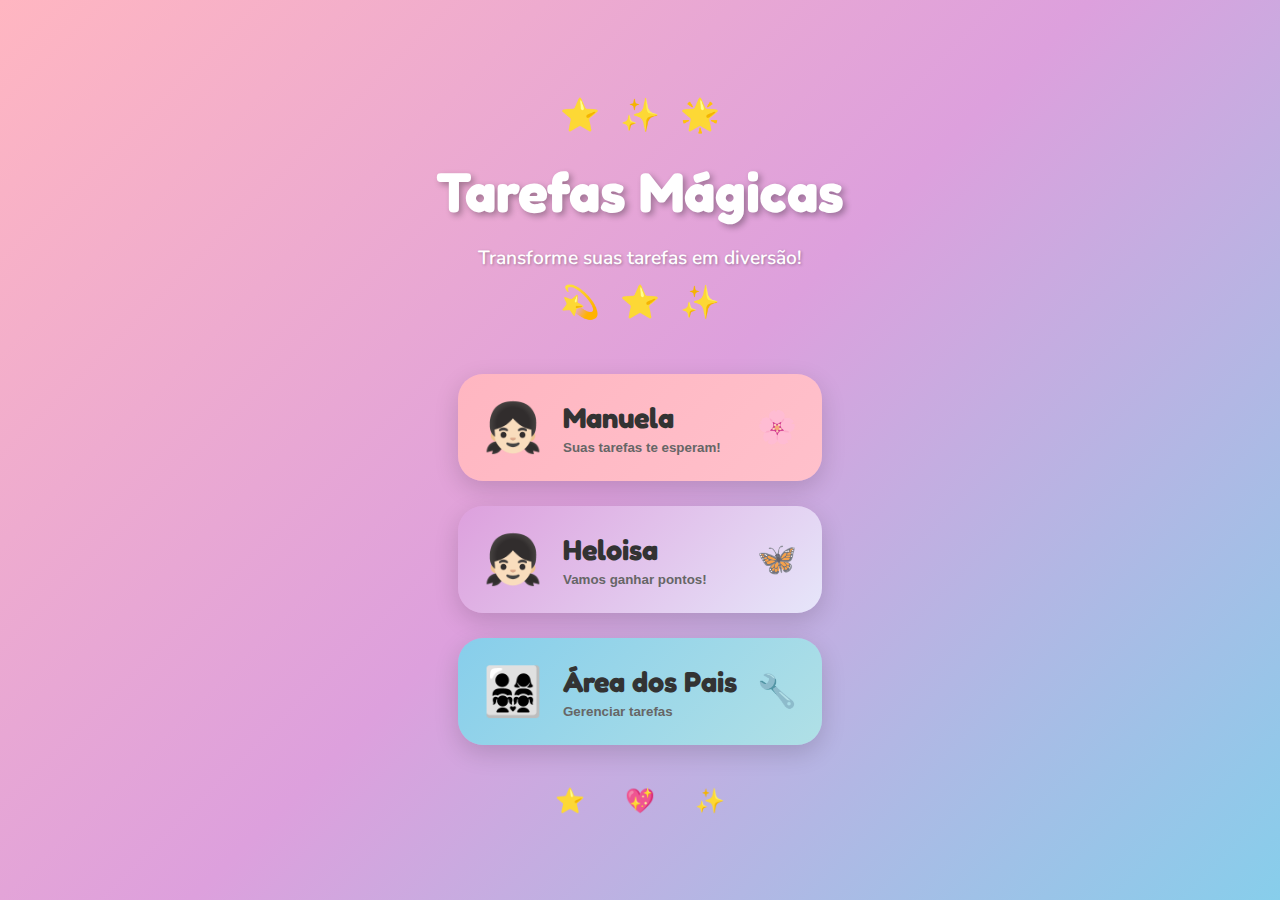
<file: index.html>
<!DOCTYPE html>
<html lang="pt-BR">
<head>
    <meta charset="UTF-8">
    <meta name="viewport" content="width=device-width, initial-scale=1.0">
    <title>Tarefas Mágicas - Casa da Manuela e Heloisa</title>
    <link rel="stylesheet" href="css/style.css">
    <link href="https://fonts.googleapis.com/css2?family=Fredoka+One:wght@400&family=Nunito:wght@400;600;700&display=swap" rel="stylesheet">
</head>
<body>
    <div class="container">
        <header class="header">
            <div class="stars-decoration">
                <span class="star">⭐</span>
                <span class="star">✨</span>
                <span class="star">🌟</span>
            </div>
            <h1 class="main-title">Tarefas Mágicas</h1>
            <p class="subtitle">Transforme suas tarefas em diversão!</p>
            <div class="stars-decoration">
                <span class="star">💫</span>
                <span class="star">⭐</span>
                <span class="star">✨</span>
            </div>
        </header>

        <main class="main-content">
            <div class="buttons-container">
                <button class="user-button manuela-btn" onclick="goToPage('manuela.html')">
                    <div class="button-icon">👧🏻</div>
                    <div class="button-text">
                        <h2>Manuela</h2>
                        <p>Suas tarefas te esperam!</p>
                    </div>
                    <div class="button-decoration">🌸</div>
                </button>

                <button class="user-button heloisa-btn" onclick="goToPage('heloisa.html')">
                    <div class="button-icon">👧🏻</div>
                    <div class="button-text">
                        <h2>Heloisa</h2>
                        <p>Vamos ganhar pontos!</p>
                    </div>
                    <div class="button-decoration">🦋</div>
                </button>

                <button class="admin-button" onclick="goToAdmin()">
                    <div class="button-icon">👨‍👩‍👧‍👧</div>
                    <div class="button-text">
                        <h2>Área dos Pais</h2>
                        <p>Gerenciar tarefas</p>
                    </div>
                    <div class="button-decoration">🔧</div>
                </button>
            </div>
        </main>

        <footer class="footer">
            <div class="floating-elements">
                <span class="floating-star">⭐</span>
                <span class="floating-heart">💖</span>
                <span class="floating-star">✨</span>
            </div>
        </footer>
    </div>

    <script src="js/script.js"></script>
</body>
</html>
</file>
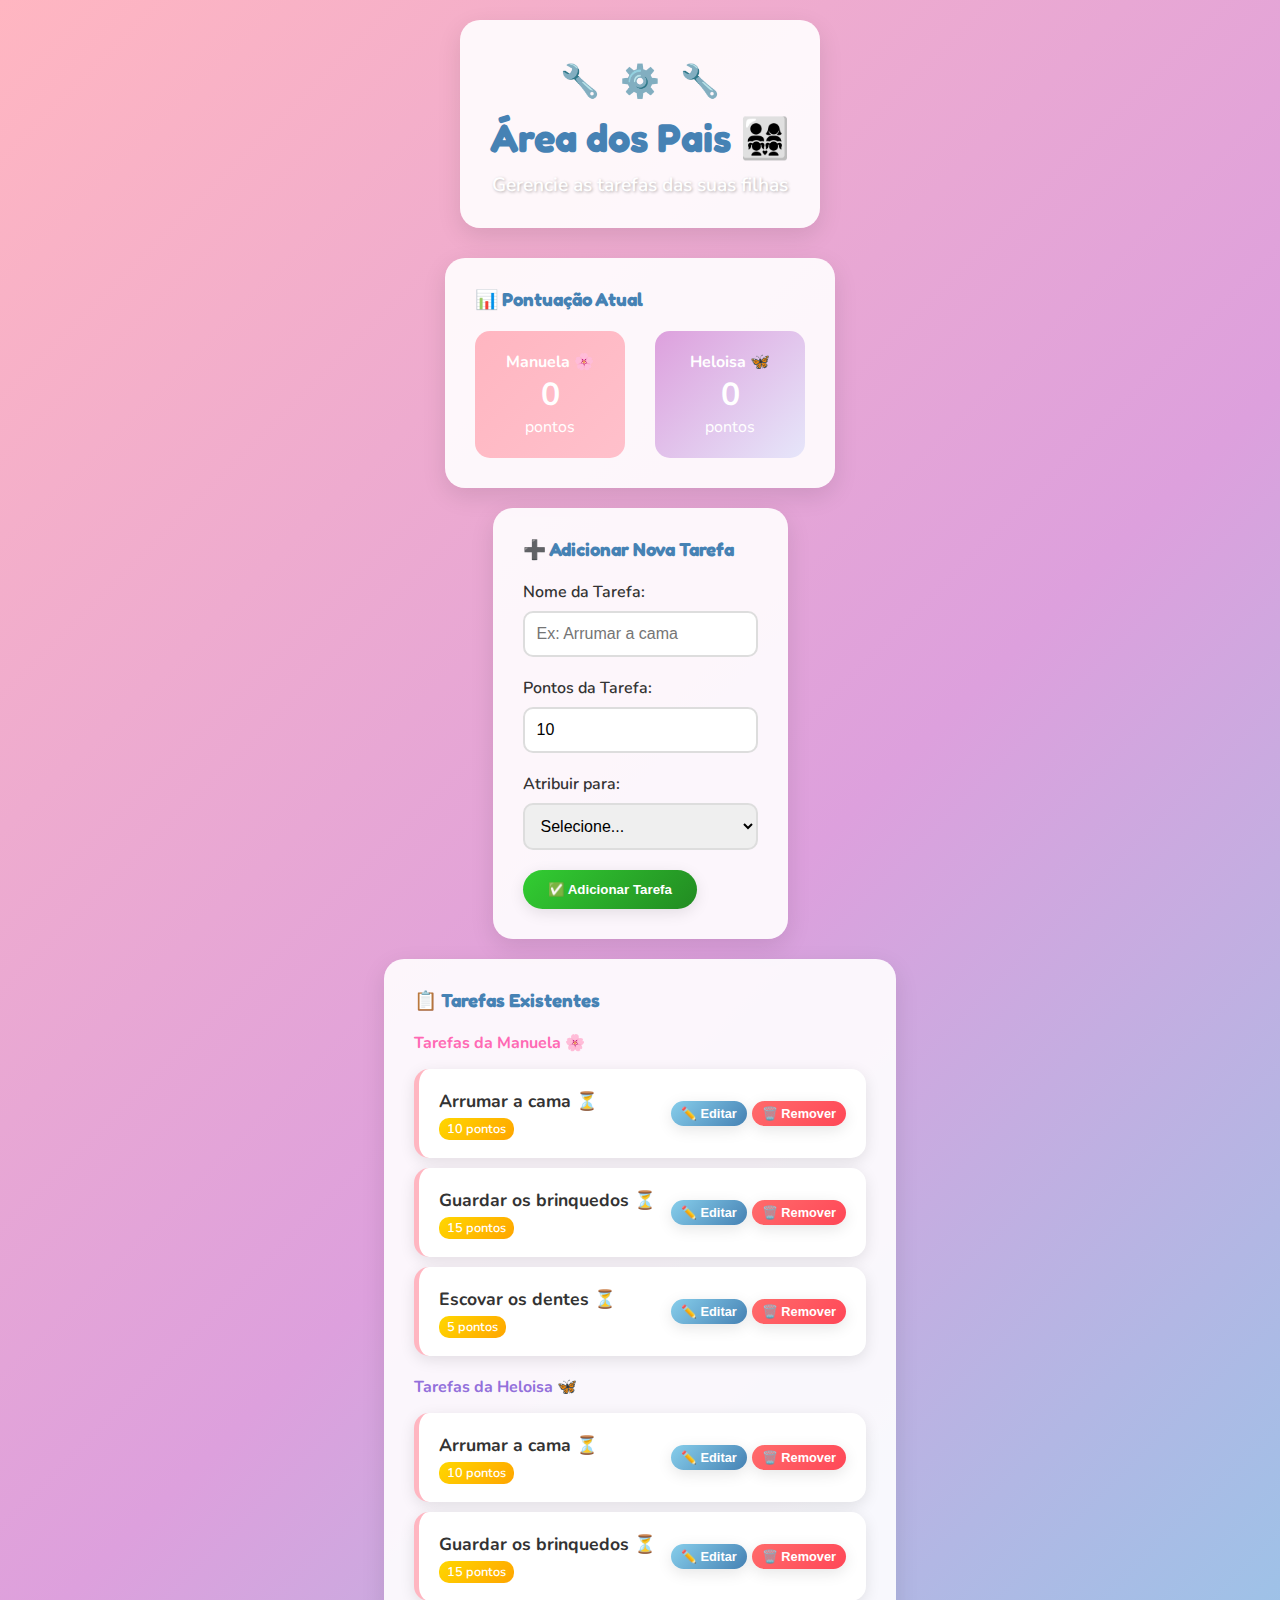
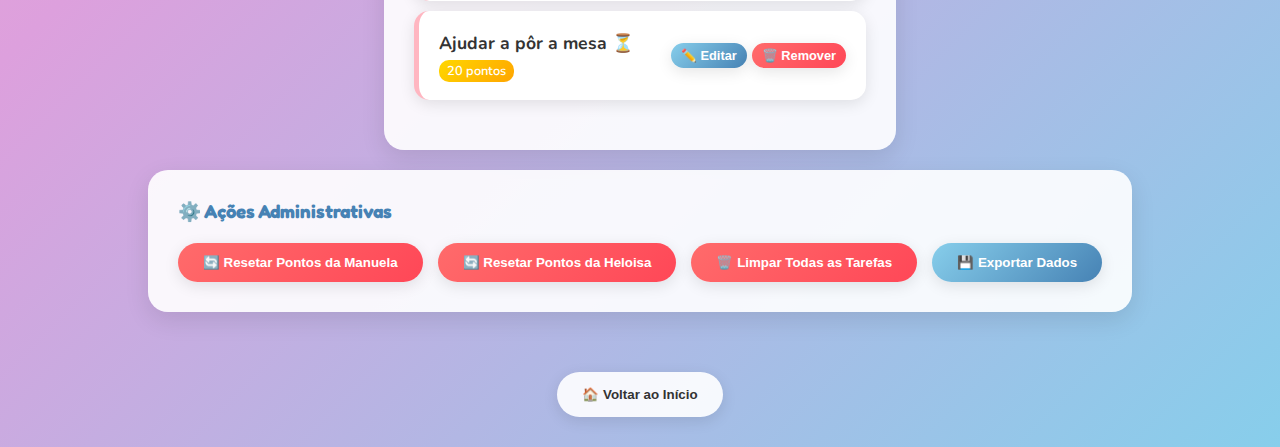
<file: admin.html>
<!DOCTYPE html>
<html lang="pt-BR">
<head>
    <meta charset="UTF-8">
    <meta name="viewport" content="width=device-width, initial-scale=1.0">
    <title>Área dos Pais - Tarefas Mágicas</title>
    <link rel="stylesheet" href="css/style.css">
    <link href="https://fonts.googleapis.com/css2?family=Fredoka+One:wght@400&family=Nunito:wght@400;600;700&display=swap" rel="stylesheet">
</head>
<body class="admin-page">
    <div class="container">
        <header class="page-header">
            <div class="stars-decoration">
                <span class="star">🔧</span>
                <span class="star">⚙️</span>
                <span class="star">🔧</span>
            </div>
            <h1 class="page-title">Área dos Pais 👨‍👩‍👧‍👧</h1>
            <p class="subtitle">Gerencie as tarefas das suas filhas</p>
        </header>

        <!-- Seção de Pontuação Atual -->
        <section class="admin-section">
            <h3>📊 Pontuação Atual</h3>
            <div style="display: flex; gap: 30px; justify-content: center; flex-wrap: wrap;">
                <div style="text-align: center; background: linear-gradient(135deg, #FFB6C1, #FFC0CB); padding: 20px; border-radius: 15px; color: white; min-width: 150px;">
                    <h4>Manuela 🌸</h4>
                    <div style="font-size: 2rem; font-weight: bold;" id="admin-manuela-points">0</div>
                    <div>pontos</div>
                </div>
                <div style="text-align: center; background: linear-gradient(135deg, #DDA0DD, #E6E6FA); padding: 20px; border-radius: 15px; color: white; min-width: 150px;">
                    <h4>Heloisa 🦋</h4>
                    <div style="font-size: 2rem; font-weight: bold;" id="admin-heloisa-points">0</div>
                    <div>pontos</div>
                </div>
            </div>
        </section>

        <!-- Seção de Adicionar Tarefa -->
        <section class="admin-section">
            <h3>➕ Adicionar Nova Tarefa</h3>
            <form id="add-task-form">
                <div class="form-group">
                    <label for="task-name">Nome da Tarefa:</label>
                    <input type="text" id="task-name" placeholder="Ex: Arrumar a cama" required>
                </div>
                
                <div class="form-group">
                    <label for="task-points">Pontos da Tarefa:</label>
                    <input type="number" id="task-points" min="1" max="100" value="10" required>
                </div>
                
                <div class="form-group">
                    <label for="task-user">Atribuir para:</label>
                    <select id="task-user" required>
                        <option value="">Selecione...</option>
                        <option value="manuela">Manuela 🌸</option>
                        <option value="heloisa">Heloisa 🦋</option>
                        <option value="both">Ambas 👭</option>
                    </select>
                </div>
                
                <button type="submit" class="btn btn-success">✅ Adicionar Tarefa</button>
            </form>
        </section>

        <!-- Seção de Editar Tarefa -->
        <section class="admin-section" id="edit-task-section" style="display: none;">
            <h3>✏️ Editar Tarefa</h3>
            <form id="edit-task-form">
                <input type="hidden" id="edit-task-id">
                <input type="hidden" id="edit-task-user">
                
                <div class="form-group">
                    <label for="edit-task-name">Nome da Tarefa:</label>
                    <input type="text" id="edit-task-name" required>
                </div>
                
                <div class="form-group">
                    <label for="edit-task-points">Pontos da Tarefa:</label>
                    <input type="number" id="edit-task-points" min="1" max="100" required>
                </div>
                
                <div style="display: flex; gap: 10px;">
                    <button type="submit" class="btn btn-success">✅ Salvar Alterações</button>
                    <button type="button" class="btn" onclick="cancelEditTask()">❌ Cancelar</button>
                </div>
            </form>
        </section>

        <!-- Seção de Tarefas Existentes -->
        <section class="admin-section">
            <h3>📋 Tarefas Existentes</h3>
            
            <div style="margin-bottom: 20px;">
                <h4 style="color: #FF69B4; margin-bottom: 15px;">Tarefas da Manuela 🌸</h4>
                <div id="admin-manuela-tasks" class="admin-tasks-list">
                    <!-- Tarefas da Manuela serão carregadas aqui -->
                </div>
            </div>
            
            <div style="margin-bottom: 20px;">
                <h4 style="color: #9370DB; margin-bottom: 15px;">Tarefas da Heloisa 🦋</h4>
                <div id="admin-heloisa-tasks" class="admin-tasks-list">
                    <!-- Tarefas da Heloisa serão carregadas aqui -->
                </div>
            </div>
        </section>

        <!-- Seção de Ações Administrativas -->
        <section class="admin-section">
            <h3>⚙️ Ações Administrativas</h3>
            <div style="display: flex; gap: 15px; flex-wrap: wrap; justify-content: center;">
                <button class="btn btn-danger" onclick="resetPoints('manuela')">
                    🔄 Resetar Pontos da Manuela
                </button>
                <button class="btn btn-danger" onclick="resetPoints('heloisa')">
                    🔄 Resetar Pontos da Heloisa
                </button>
                <button class="btn btn-danger" onclick="resetAllTasks()">
                    🗑️ Limpar Todas as Tarefas
                </button>
                <button class="btn" onclick="exportData()">
                    💾 Exportar Dados
                </button>
            </div>
        </section>

        <nav style="text-align: center; margin-top: 30px;">
            <button class="nav-button" onclick="goToPage('index.html')">
                🏠 Voltar ao Início
            </button>
        </nav>
    </div>

    <script src="js/script.js"></script>
    <script>
        // Inicializar página administrativa
        document.addEventListener('DOMContentLoaded', function() {
            loadAdminData();
            
            // Configurar formulário de adicionar tarefa
            document.getElementById('add-task-form').addEventListener('submit', function(e) {
                e.preventDefault();
                addNewTask();
            });
            
            // Configurar formulário de editar tarefa
            document.getElementById('edit-task-form').addEventListener('submit', function(e) {
                e.preventDefault();
                saveEditTask();
            });
        });
    </script>
</body>
</html>
</file>
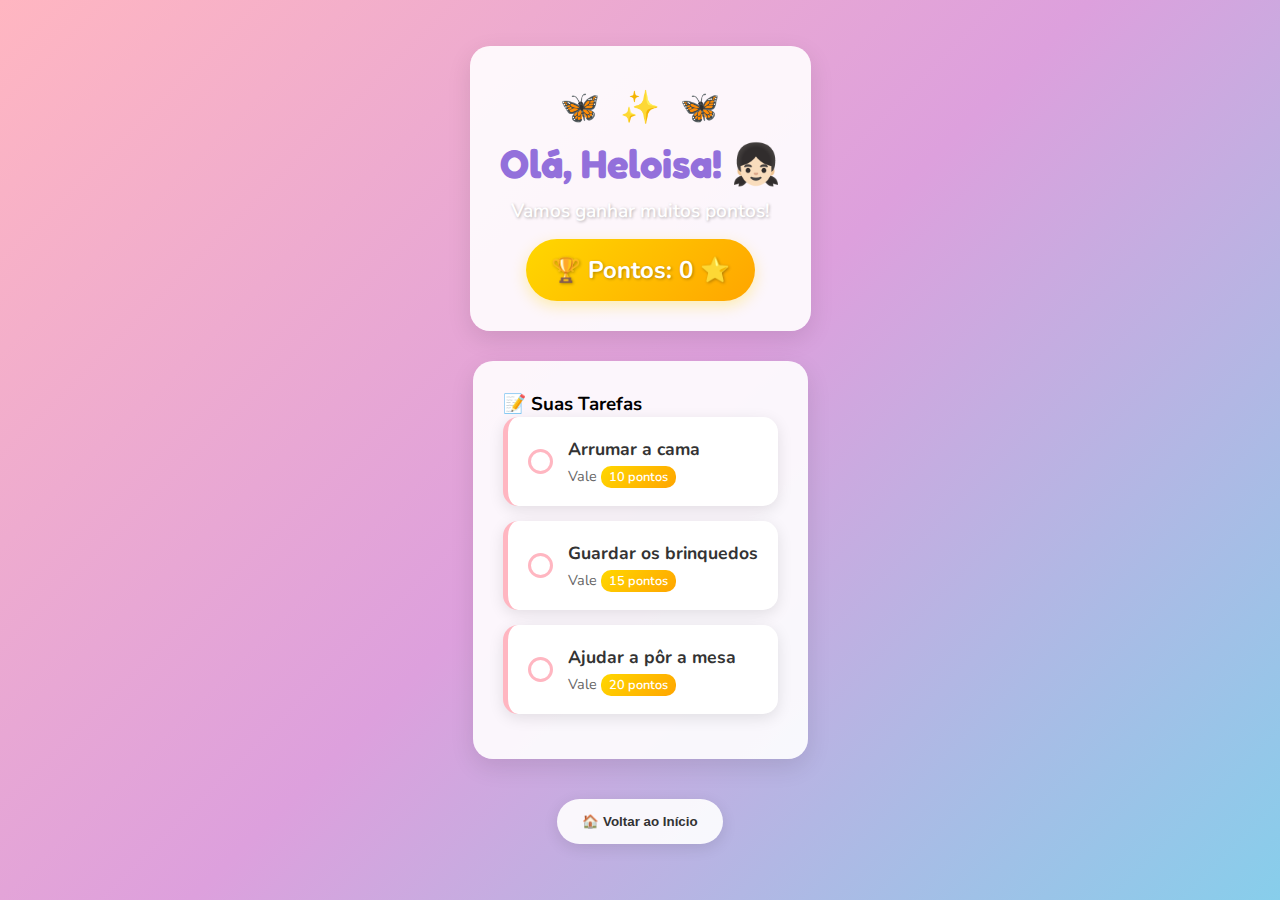
<file: heloisa.html>
<!DOCTYPE html>
<html lang="pt-BR">
<head>
    <meta charset="UTF-8">
    <meta name="viewport" content="width=device-width, initial-scale=1.0">
    <title>Tarefas da Heloisa - Tarefas Mágicas</title>
    <link rel="stylesheet" href="css/style.css">
    <link href="https://fonts.googleapis.com/css2?family=Fredoka+One:wght@400&family=Nunito:wght@400;600;700&display=swap" rel="stylesheet">
</head>
<body class="heloisa-page">
    <div class="container">
        <header class="page-header">
            <div class="stars-decoration">
                <span class="star">🦋</span>
                <span class="star">✨</span>
                <span class="star">🦋</span>
            </div>
            <h1 class="page-title">Olá, Heloisa! 👧🏻</h1>
            <p class="subtitle">Vamos ganhar muitos pontos!</p>
            <div class="points-display">
                <span>🏆 Pontos: </span>
                <span id="heloisa-points">0</span>
                <span> ⭐</span>
            </div>
        </header>

        <main class="tasks-container">
            <h3>📝 Suas Tarefas</h3>
            <div id="heloisa-tasks" class="tasks-list">
                <!-- Tarefas serão carregadas aqui pelo JavaScript -->
            </div>
            
            <div class="empty-state" id="heloisa-empty" style="display: none;">
                <div style="text-align: center; padding: 40px;">
                    <div style="font-size: 4rem; margin-bottom: 20px;">🎉</div>
                    <h3>Parabéns, Heloisa!</h3>
                    <p>Você completou todas as suas tarefas!</p>
                    <p>Peça para os papais adicionarem mais tarefas para você! 🌟</p>
                </div>
            </div>
        </main>

        <nav style="text-align: center; margin-top: 30px;">
            <button class="nav-button" onclick="goToPage('index.html')">
                🏠 Voltar ao Início
            </button>
        </nav>
    </div>

    <!-- Elemento para animações de celebração -->
    <div id="celebration-animation"></div>

    <script src="js/script.js"></script>
    <script>
        // Inicializar página da Heloisa
        document.addEventListener('DOMContentLoaded', function() {
            loadUserTasks('heloisa');
            updatePointsDisplay('heloisa');
        });
    </script>
</body>
</html>
</file>
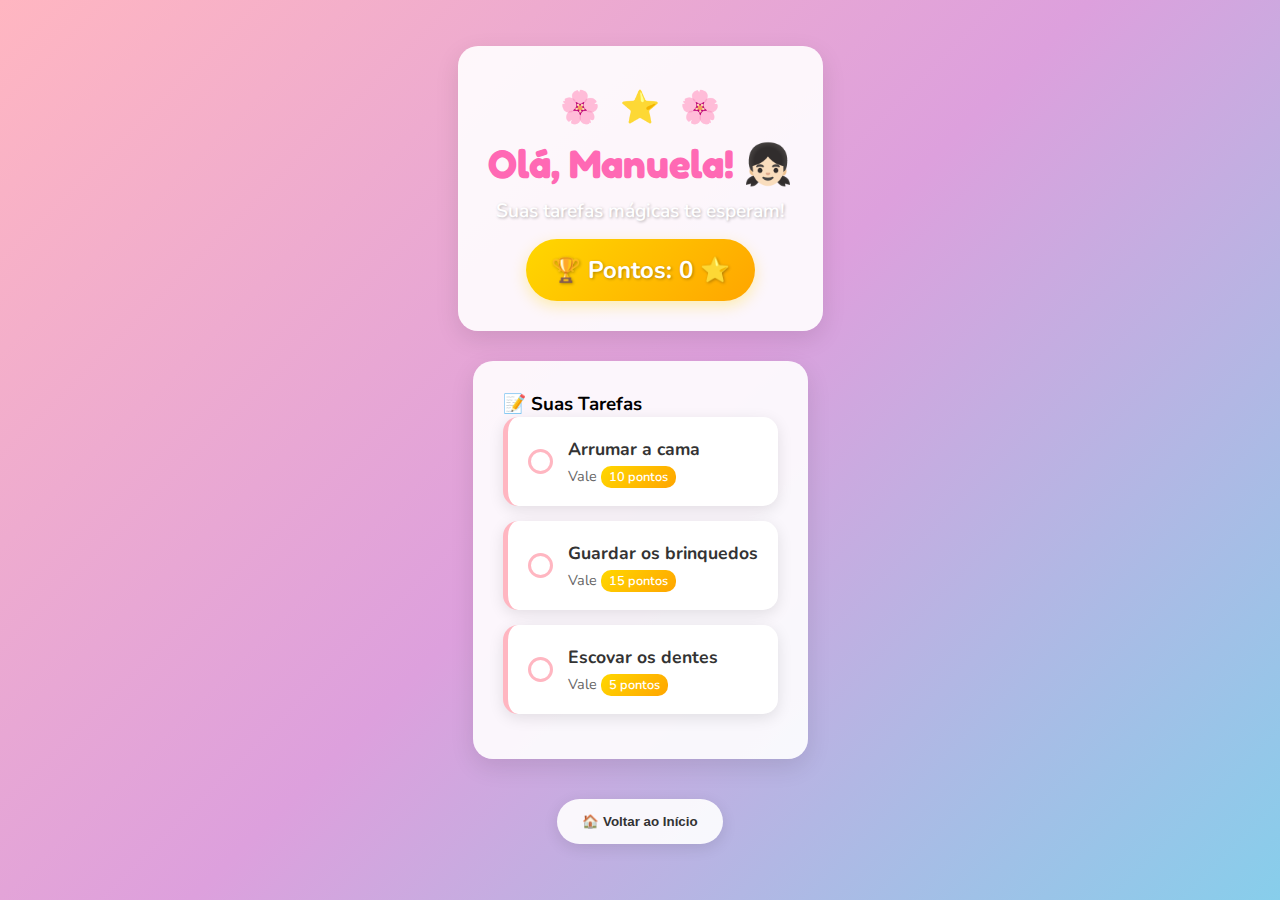
<file: manuela.html>
<!DOCTYPE html>
<html lang="pt-BR">
<head>
    <meta charset="UTF-8">
    <meta name="viewport" content="width=device-width, initial-scale=1.0">
    <title>Tarefas da Manuela - Tarefas Mágicas</title>
    <link rel="stylesheet" href="css/style.css">
    <link href="https://fonts.googleapis.com/css2?family=Fredoka+One:wght@400&family=Nunito:wght@400;600;700&display=swap" rel="stylesheet">
</head>
<body class="manuela-page">
    <div class="container">
        <header class="page-header">
            <div class="stars-decoration">
                <span class="star">🌸</span>
                <span class="star">⭐</span>
                <span class="star">🌸</span>
            </div>
            <h1 class="page-title">Olá, Manuela! 👧🏻</h1>
            <p class="subtitle">Suas tarefas mágicas te esperam!</p>
            <div class="points-display">
                <span>🏆 Pontos: </span>
                <span id="manuela-points">0</span>
                <span> ⭐</span>
            </div>
        </header>

        <main class="tasks-container">
            <h3>📝 Suas Tarefas</h3>
            <div id="manuela-tasks" class="tasks-list">
                <!-- Tarefas serão carregadas aqui pelo JavaScript -->
            </div>
            
            <div class="empty-state" id="manuela-empty" style="display: none;">
                <div style="text-align: center; padding: 40px;">
                    <div style="font-size: 4rem; margin-bottom: 20px;">🎉</div>
                    <h3>Parabéns, Manuela!</h3>
                    <p>Você completou todas as suas tarefas!</p>
                    <p>Peça para os papais adicionarem mais tarefas para você! 🌟</p>
                </div>
            </div>
        </main>

        <nav style="text-align: center; margin-top: 30px;">
            <button class="nav-button" onclick="goToPage('index.html')">
                🏠 Voltar ao Início
            </button>
        </nav>
    </div>

    <!-- Elemento para animações de celebração -->
    <div id="celebration-animation"></div>

    <script src="js/script.js"></script>
    <script>
        // Inicializar página da Manuela
        document.addEventListener('DOMContentLoaded', function() {
            loadUserTasks('manuela');
            updatePointsDisplay('manuela');
        });
    </script>
</body>
</html>
</file>
<file: css/style.css>
/* Reset e configurações básicas */
* {
    margin: 0;
    padding: 0;
    box-sizing: border-box;
}

body {
    font-family: 'Nunito', sans-serif;
    background: linear-gradient(135deg, #FFB6C1 0%, #DDA0DD 50%, #87CEEB 100%);
    min-height: 100vh;
    overflow-x: hidden;
}

.container {
    max-width: 1200px;
    margin: 0 auto;
    padding: 20px;
    min-height: 100vh;
    display: flex;
    flex-direction: column;
    justify-content: center;
    align-items: center;
}

/* Header */
.header {
    text-align: center;
    margin-bottom: 40px;
    animation: fadeInDown 1s ease-out;
}

.main-title {
    font-family: 'Fredoka One', cursive;
    font-size: 3.5rem;
    color: #fff;
    text-shadow: 3px 3px 6px rgba(0, 0, 0, 0.3);
    margin: 20px 0;
    animation: bounce 2s infinite;
}

.subtitle {
    font-size: 1.2rem;
    color: #fff;
    font-weight: 600;
    text-shadow: 1px 1px 3px rgba(0, 0, 0, 0.3);
}

.stars-decoration {
    display: flex;
    justify-content: center;
    gap: 20px;
    margin: 10px 0;
}

.star {
    font-size: 2rem;
    animation: twinkle 2s infinite alternate;
}

.star:nth-child(2) {
    animation-delay: 0.5s;
}

.star:nth-child(3) {
    animation-delay: 1s;
}

/* Botões principais */
.buttons-container {
    display: flex;
    flex-direction: column;
    gap: 25px;
    width: 100%;
    max-width: 400px;
}

.user-button, .admin-button {
    background: rgba(255, 255, 255, 0.95);
    border: none;
    border-radius: 25px;
    padding: 25px;
    cursor: pointer;
    transition: all 0.3s ease;
    box-shadow: 0 8px 25px rgba(0, 0, 0, 0.15);
    display: flex;
    align-items: center;
    gap: 20px;
    position: relative;
    overflow: hidden;
}

.user-button:hover, .admin-button:hover {
    transform: translateY(-5px);
    box-shadow: 0 12px 35px rgba(0, 0, 0, 0.2);
}

.manuela-btn {
    background: linear-gradient(135deg, #FFB6C1, #FFC0CB);
}

.heloisa-btn {
    background: linear-gradient(135deg, #DDA0DD, #E6E6FA);
}

.admin-button {
    background: linear-gradient(135deg, #87CEEB, #B0E0E6);
}

.button-icon {
    font-size: 3rem;
    min-width: 60px;
}

.button-text {
    flex: 1;
    text-align: left;
}

.button-text h2 {
    font-family: 'Fredoka One', cursive;
    font-size: 1.8rem;
    color: #333;
    margin-bottom: 5px;
}

.button-text p {
    color: #666;
    font-weight: 600;
}

.button-decoration {
    font-size: 2rem;
    opacity: 0.7;
}

/* Animações */
@keyframes fadeInDown {
    from {
        opacity: 0;
        transform: translateY(-50px);
    }
    to {
        opacity: 1;
        transform: translateY(0);
    }
}

@keyframes bounce {
    0%, 20%, 50%, 80%, 100% {
        transform: translateY(0);
    }
    40% {
        transform: translateY(-10px);
    }
    60% {
        transform: translateY(-5px);
    }
}

@keyframes twinkle {
    from {
        opacity: 0.5;
        transform: scale(1);
    }
    to {
        opacity: 1;
        transform: scale(1.2);
    }
}

@keyframes float {
    0%, 100% {
        transform: translateY(0px);
    }
    50% {
        transform: translateY(-20px);
    }
}

/* Footer */
.footer {
    margin-top: 40px;
    position: relative;
}

.floating-elements {
    display: flex;
    justify-content: center;
    gap: 40px;
}

.floating-star, .floating-heart {
    font-size: 1.5rem;
    animation: float 3s ease-in-out infinite;
}

.floating-star:nth-child(2) {
    animation-delay: 1s;
}

.floating-heart {
    animation-delay: 2s;
}

/* Páginas individuais */
.page-header {
    background: rgba(255, 255, 255, 0.9);
    border-radius: 20px;
    padding: 30px;
    margin-bottom: 30px;
    text-align: center;
    box-shadow: 0 8px 25px rgba(0, 0, 0, 0.1);
}

.page-title {
    font-family: 'Fredoka One', cursive;
    font-size: 2.5rem;
    margin-bottom: 10px;
}

.manuela-page .page-title {
    color: #FF69B4;
}

.heloisa-page .page-title {
    color: #9370DB;
}

.admin-page .page-title {
    color: #4682B4;
}

.points-display {
    background: linear-gradient(135deg, #FFD700, #FFA500);
    color: #fff;
    padding: 15px 25px;
    border-radius: 50px;
    font-size: 1.5rem;
    font-weight: 700;
    text-shadow: 1px 1px 3px rgba(0, 0, 0, 0.3);
    display: inline-block;
    margin-top: 15px;
    box-shadow: 0 5px 15px rgba(255, 215, 0, 0.3);
}

/* Lista de tarefas */
.tasks-container {
    background: rgba(255, 255, 255, 0.9);
    border-radius: 20px;
    padding: 30px;
    box-shadow: 0 8px 25px rgba(0, 0, 0, 0.1);
}

.task-item {
    background: #fff;
    border-radius: 15px;
    padding: 20px;
    margin-bottom: 15px;
    display: flex;
    align-items: center;
    gap: 15px;
    box-shadow: 0 4px 15px rgba(0, 0, 0, 0.1);
    transition: all 0.3s ease;
    border-left: 5px solid #FFB6C1;
}

.task-item:hover {
    transform: translateX(5px);
    box-shadow: 0 6px 20px rgba(0, 0, 0, 0.15);
}

.task-item.completed {
    opacity: 0.7;
    background: #f0f8ff;
    border-left-color: #32CD32;
}

.task-checkbox {
    width: 25px;
    height: 25px;
    border-radius: 50%;
    border: 3px solid #FFB6C1;
    cursor: pointer;
    transition: all 0.3s ease;
    position: relative;
}

.task-checkbox.checked {
    background: #32CD32;
    border-color: #32CD32;
}

.task-checkbox.checked::after {
    content: '✓';
    color: white;
    font-weight: bold;
    position: absolute;
    top: 50%;
    left: 50%;
    transform: translate(-50%, -50%);
}

.task-content {
    flex: 1;
}

.task-name {
    font-weight: 700;
    font-size: 1.1rem;
    color: #333;
    margin-bottom: 5px;
}

.task-points {
    color: #666;
    font-size: 0.9rem;
}

.task-points-value {
    background: linear-gradient(135deg, #FFD700, #FFA500);
    color: white;
    padding: 2px 8px;
    border-radius: 10px;
    font-weight: 600;
    font-size: 0.8rem;
}

/* Área administrativa */
.admin-section {
    background: rgba(255, 255, 255, 0.9);
    border-radius: 20px;
    padding: 30px;
    margin-bottom: 20px;
    box-shadow: 0 8px 25px rgba(0, 0, 0, 0.1);
}

.admin-section h3 {
    color: #4682B4;
    margin-bottom: 20px;
    font-family: 'Fredoka One', cursive;
}

.form-group {
    margin-bottom: 20px;
}

.form-group label {
    display: block;
    margin-bottom: 8px;
    font-weight: 600;
    color: #333;
}

.form-group input, .form-group select, .form-group textarea {
    width: 100%;
    padding: 12px;
    border: 2px solid #ddd;
    border-radius: 10px;
    font-size: 1rem;
    transition: border-color 0.3s ease;
}

.form-group input:focus, .form-group select:focus, .form-group textarea:focus {
    outline: none;
    border-color: #87CEEB;
}

.btn {
    background: linear-gradient(135deg, #87CEEB, #4682B4);
    color: white;
    border: none;
    padding: 12px 25px;
    border-radius: 25px;
    cursor: pointer;
    font-weight: 600;
    transition: all 0.3s ease;
    box-shadow: 0 4px 15px rgba(0, 0, 0, 0.1);
}

.btn:hover {
    transform: translateY(-2px);
    box-shadow: 0 6px 20px rgba(0, 0, 0, 0.15);
}

.btn-danger {
    background: linear-gradient(135deg, #FF6B6B, #FF4757);
}

.btn-success {
    background: linear-gradient(135deg, #32CD32, #228B22);
}

/* Navegação */
.nav-button {
    background: rgba(255, 255, 255, 0.9);
    border: none;
    padding: 15px 25px;
    border-radius: 25px;
    cursor: pointer;
    font-weight: 600;
    color: #333;
    transition: all 0.3s ease;
    box-shadow: 0 4px 15px rgba(0, 0, 0, 0.1);
    margin: 10px;
}

.nav-button:hover {
    transform: translateY(-2px);
    box-shadow: 0 6px 20px rgba(0, 0, 0, 0.15);
}

/* Animação de conclusão de tarefa */
.task-completed-animation {
    position: fixed;
    top: 50%;
    left: 50%;
    transform: translate(-50%, -50%);
    font-size: 4rem;
    z-index: 1000;
    animation: celebrationPop 1s ease-out;
    pointer-events: none;
}

@keyframes celebrationPop {
    0% {
        opacity: 0;
        transform: translate(-50%, -50%) scale(0);
    }
    50% {
        opacity: 1;
        transform: translate(-50%, -50%) scale(1.2);
    }
    100% {
        opacity: 0;
        transform: translate(-50%, -50%) scale(1);
    }
}

/* Responsividade */
@media (max-width: 768px) {
    .container {
        padding: 15px;
    }
    
    .main-title {
        font-size: 2.5rem;
    }
    
    .user-button, .admin-button {
        padding: 20px;
        gap: 15px;
    }
    
    .button-text h2 {
        font-size: 1.5rem;
    }
    
    .button-icon {
        font-size: 2.5rem;
        min-width: 50px;
    }
    
    .page-title {
        font-size: 2rem;
    }
    
    .task-item {
        padding: 15px;
        gap: 10px;
    }
}

@media (max-width: 480px) {
    .main-title {
        font-size: 2rem;
    }
    
    .user-button, .admin-button {
        padding: 15px;
        gap: 10px;
    }
    
    .button-text h2 {
        font-size: 1.3rem;
    }
    
    .button-text p {
        font-size: 0.9rem;
    }
    
    .button-icon {
        font-size: 2rem;
        min-width: 40px;
    }
    
    .stars-decoration {
        gap: 10px;
    }
    
    .star {
        font-size: 1.5rem;
    }
}
</file>
